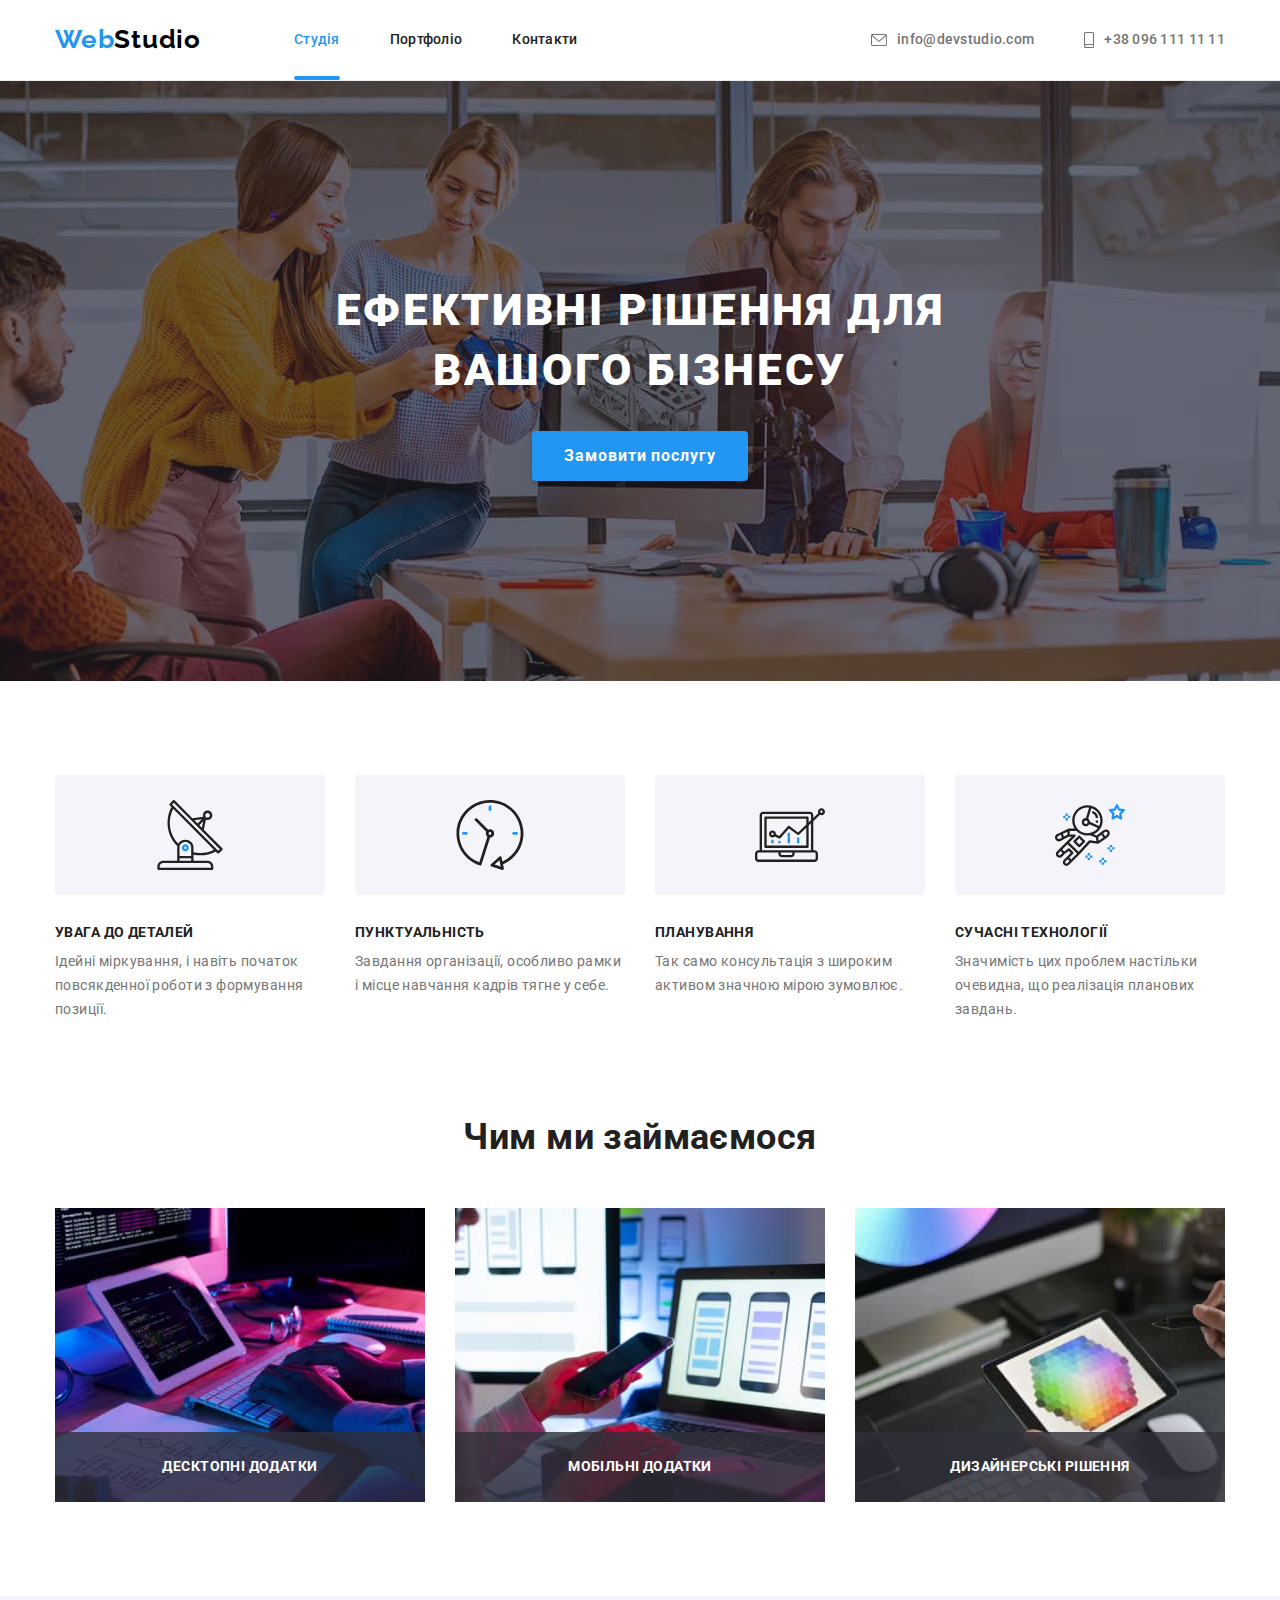
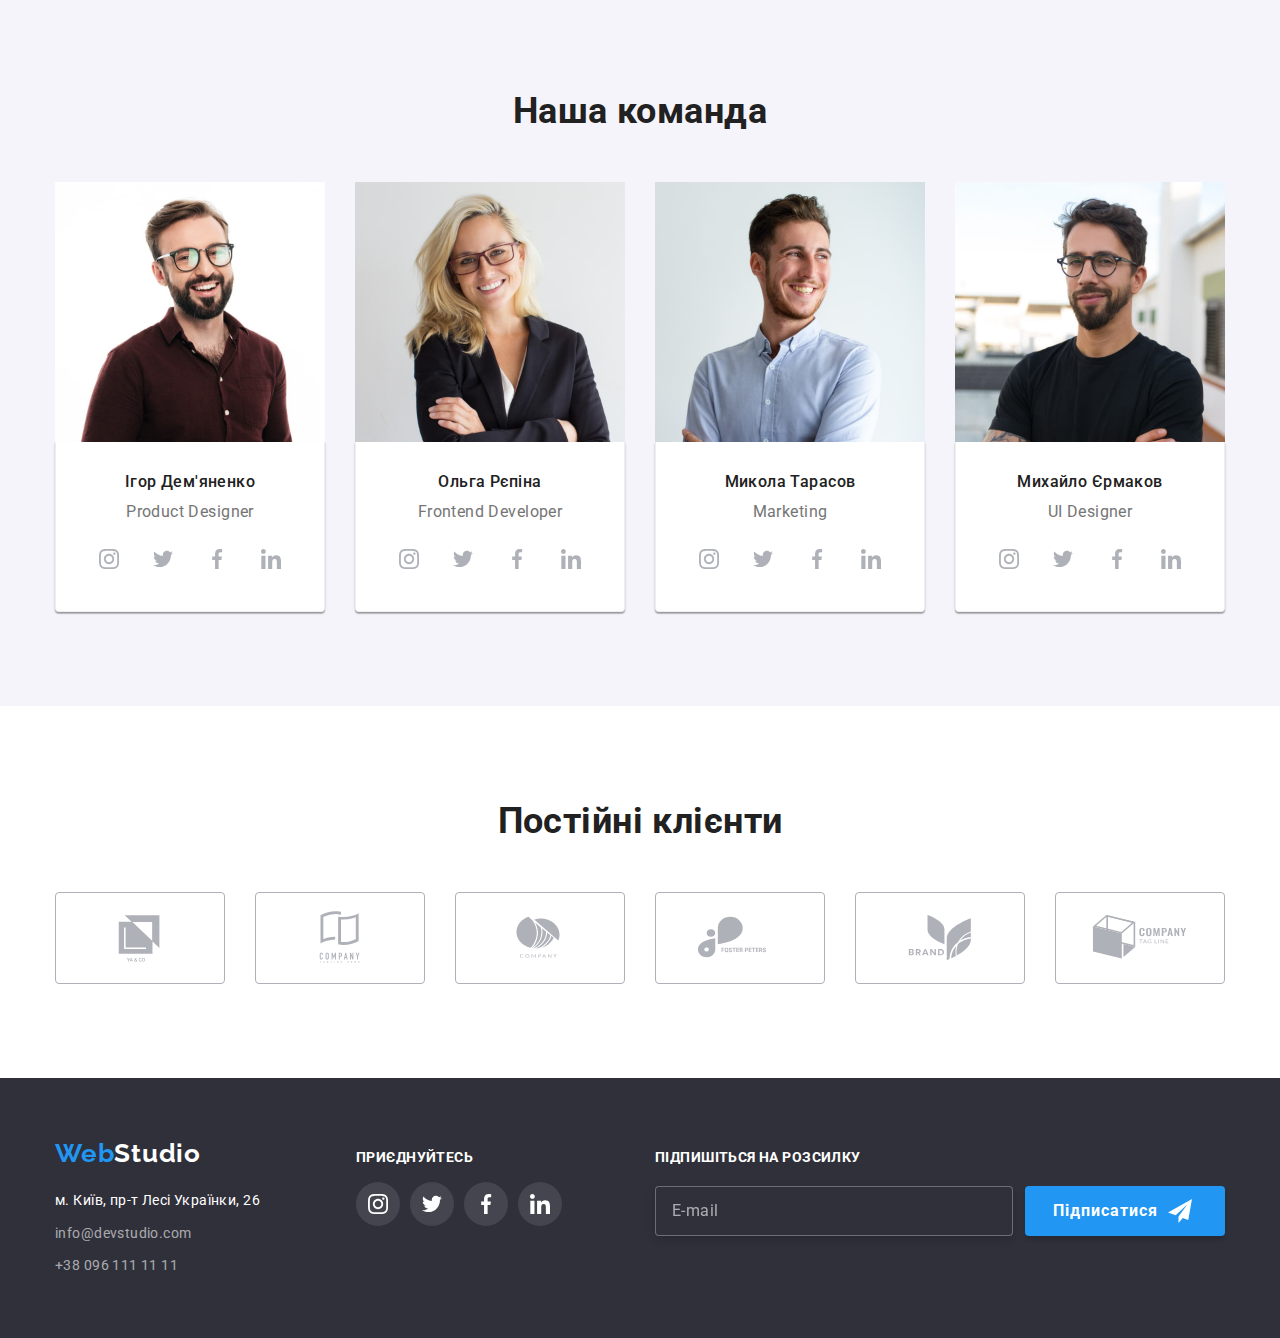
<file: index.html>
<!DOCTYPE html>
<html lang="uk">
  <head>
    <meta charset="UTF-8" />
    <meta http-equiv="X-UA-Compatible" content="IE=edge" />
    <meta name="viewport" content="width=device-width, initial-scale=1.0" />
    <title>Студія</title>
    <link rel="preconnect" href="https://fonts.googleapis.com" />
    <link rel="preconnect" href="https://fonts.gstatic.com" crossorigin />
    <link
      href="https://fonts.googleapis.com/css2?family=Raleway:wght@700&family=Roboto:wght@400;500;700;900&display=swap"
      rel="stylesheet"
    />
    <link
      rel="stylesheet"
      href="https://cdn.jsdelivr.net/npm/modern-normalize@1.1.0/modern-normalize.min.css"
    />
    <link rel="stylesheet" href="./css/styles.css" />
  </head>
  <body>
    <header>
      <div class="container header-container">
        <nav class="navigation-page">
          <a class="logo-navigation" href="./index.html"
            ><span>Web</span>Studio</a
          >
          <ul class="menu-container menu-gap">
            <li class="menu-item">
              <a class="menu-link current" href="./index.html">Студія</a>
            </li>
            <li class="menu-item">
              <a class="menu-link" href="./portfolio.html">Портфоліо</a>
            </li>
            <li class="menu-item">
              <a class="menu-link" href="#">Контакти</a>
            </li>
          </ul>
        </nav>
        <ul class="list menu-gap">
          <li class="list-menu-contacts">
            <a
              aria-label="посилання надіслати листа"
              class="menu-contacts-navigation"
              href="mailto:info@devstudio.com"
              ><svg
                class="menu-contacts-navigation-icon"
                width="16"
                height="12"
              >
                <use href="./images/icons.svg#icon-mail_sign"></use></svg
              >info@devstudio.com</a
            >
          </li>
          <li class="list-menu-contacts">
            <a
              aria-label="посилання зателефонувати"
              class="menu-contacts-navigation"
              href="tel:+380961111111"
              ><svg
                class="menu-contacts-navigation-icon"
                width="10"
                height="16"
              >
                <use href="./images/icons.svg#icon-mob_sign"></use></svg
              >+38 096 111 11 11</a
            >
          </li>
        </ul>
      </div>
    </header>
    <main>
      <section class="top-main-index-bg">
        <div class="container">
          <h1 class="top-main-index-title main_title">
            Ефективні рішення для вашого бізнесу
          </h1>
          <button
            class="top-main-index-button button"
            type="button"
            data-modal-open
          >
            Замовити послугу
          </button>
        </div>
      </section>
      <section class="section">
        <div class="container">
          <h2 class="topic visually-hidden title">Наші переваги</h2>
          <ul class="our-virtues-list">
            <li class="list-item our-virtues-conteiner">
              <div class="virtues-icon-box">
                <svg class="icon-virtues">
                  <use href="./images/icons.svg#icon-antenna"></use>
                </svg>
              </div>
              <h3 class="our-virtues-title">УВАГА ДО ДЕТАЛЕЙ</h3>
              <p class="our-virtues-desc">
                Ідейні міркування, і навіть початок повсякденної роботи з
                формування позиції.
              </p>
            </li>
            <li class="list-item our-virtues-conteiner">
              <div class="virtues-icon-box">
                <svg class="icon-virtues">
                  <use href="./images/icons.svg#icon-clock"></use>
                </svg>
              </div>
              <h3 class="our-virtues-title">ПУНКТУАЛЬНІСТЬ</h3>
              <p class="our-virtues-desc">
                Завдання організації, особливо рамки і місце навчання кадрів
                тягне у себе.
              </p>
            </li>
            <li class="list-item our-virtues-conteiner">
              <div class="virtues-icon-box">
                <svg class="icon-virtues">
                  <use href="./images/icons.svg#icon-diagram"></use>
                </svg>
              </div>
              <h3 class="our-virtues-title">ПЛАНУВАННЯ</h3>
              <p class="our-virtues-desc">
                Так само консультація з широким активом значною мірою зумовлює.
              </p>
            </li>
            <li class="list-item our-virtues-conteiner">
              <div class="virtues-icon-box">
                <svg class="icon-virtues">
                  <use href="./images/icons.svg#icon-astronaut"></use>
                </svg>
              </div>
              <h3 class="our-virtues-title">СУЧАСНІ ТЕХНОЛОГІЇ</h3>
              <p class="our-virtues-desc">
                Значимість цих проблем настільки очевидна, що реалізація
                планових завдань.
              </p>
            </li>
          </ul>
        </div>
      </section>
      <section class="section examples-frame">
        <div class="container">
          <h2 class="topic title">Чим ми займаємося</h2>
          <ul class="examples_work">
            <li class="list-item label-box">
              <div>
                <img
                  src="./images/make_process_1.jpg"
                  alt="людина над створенням процессу"
                  width="370"
                />
                <p class="label">Десктопні додатки</p>
              </div>
            </li>
            <li class="list-item label-box">
              <div>
                <img
                  src="./images/make_phone_form_2.jpg"
                  alt="співробітник створюе екранні форми для телефонів"
                  width="370"
                />
                <p class="label">Мобільні додатки</p>
              </div>
            </li>
            <li class="list-item label-box">
              <div>
                <img
                  src="./images/choose_color_3.jpg"
                  alt="співробітник вибирає колір з палітри"
                  width="370"
                />
                <p class="label">Дизайнерські рішення</p>
              </div>
            </li>
          </ul>
        </div>
      </section>
      <section class="our-team-section section">
        <div class="container">
          <h2 class="topic title">Наша команда</h2>
          <ul class="our-team-list">
            <li class="list-item">
              <img
                src="./images/product_designer_photo.jpg"
                alt="усміхнений чоловік з бородою в окулярах"
                width="270"
              />
              <div class="frame-specialists_name frame">
                <h3 class="specialists_name">Ігор Дем'яненко</h3>
                <p class="specialists_profession">Product Designer</p>
                <ul class="social-list">
                  <li class="list-item">
                    <a
                      aria-label="інстаграм посилання"
                      class="social-link"
                      href="#"
                    >
                      <svg width="20" height="20">
                        <use href="./images/icons.svg#icon-instagram"></use>
                      </svg>
                    </a>
                  </li>
                  <li class="list-item">
                    <a
                      aria-label="твітер посилання"
                      class="social-link"
                      href="#"
                    >
                      <svg width="20" height="20">
                        <use href="./images/icons.svg#icon-twitter"></use>
                      </svg>
                    </a>
                  </li>
                  <li class="list-item">
                    <a
                      aria-label="фейсбук посилання"
                      class="social-link"
                      href="#"
                    >
                      <svg width="20" height="20">
                        <use href="./images/icons.svg#icon-facebook"></use>
                      </svg>
                    </a>
                  </li>
                  <li class="list-item">
                    <a
                      aria-label="лінкедін посилання"
                      class="social-link"
                      href="#"
                    >
                      <svg width="20" height="20">
                        <use href="./images/icons.svg#icon-linkedin"></use>
                      </svg>
                    </a>
                  </li>
                </ul>
              </div>
            </li>
            <li class="list-item">
              <img
                src="./images/frontend_developer_photo.jpg"
                alt="усміхнений білява жінка в окулярах"
                width="270"
              />
              <div class="frame-specialists_name frame">
                <h3 class="specialists_name">Ольга Рєпіна</h3>
                <p class="specialists_profession">Frontend Developer</p>
                <ul class="social-list">
                  <li class="list-item">
                    <a
                      aria-label="інстаграм посилання"
                      class="social-link"
                      href="#"
                    >
                      <svg width="20" height="20">
                        <use href="./images/icons.svg#icon-instagram"></use>
                      </svg>
                    </a>
                  </li>
                  <li class="list-item">
                    <a
                      aria-label="твітер посилання"
                      class="social-link"
                      href="#"
                    >
                      <svg width="20" height="20">
                        <use href="./images/icons.svg#icon-twitter"></use>
                      </svg>
                    </a>
                  </li>
                  <li class="list-item">
                    <a
                      aria-label="фейсбук посилання"
                      class="social-link"
                      href="#"
                    >
                      <svg width="20" height="20">
                        <use href="./images/icons.svg#icon-facebook"></use>
                      </svg>
                    </a>
                  </li>
                  <li class="list-item">
                    <a
                      aria-label="лінкедін посилання"
                      class="social-link"
                      href="#"
                    >
                      <svg width="20" height="20">
                        <use href="./images/icons.svg#icon-linkedin"></use>
                      </svg>
                    </a>
                  </li>
                </ul>
              </div>
            </li>
            <li class="list-item">
              <img
                src="./images/marketing_photo.jpg"
                alt="усміхнений чоловік з бородою в білій сорочці"
                width="270"
              />
              <div class="frame-specialists_name frame">
                <h3 class="specialists_name">Микола Тарасов</h3>
                <p class="specialists_profession">Marketing</p>
                <ul class="social-list">
                  <li class="list-item">
                    <a
                      aria-label="інстаграм посилання"
                      class="social-link"
                      href="#"
                    >
                      <svg width="20" height="20">
                        <use href="./images/icons.svg#icon-instagram"></use>
                      </svg>
                    </a>
                  </li>
                  <li class="list-item">
                    <a
                      aria-label="твітер посилання"
                      class="social-link"
                      href="#"
                    >
                      <svg width="20" height="20">
                        <use href="./images/icons.svg#icon-twitter"></use>
                      </svg>
                    </a>
                  </li>
                  <li class="list-item">
                    <a
                      aria-label="фейсбук посилання"
                      class="social-link"
                      href="#"
                    >
                      <svg width="20" height="20">
                        <use href="./images/icons.svg#icon-facebook"></use>
                      </svg>
                    </a>
                  </li>
                  <li class="list-item">
                    <a
                      aria-label="лінкедін посилання"
                      class="social-link"
                      href="#"
                    >
                      <svg width="20" height="20">
                        <use href="./images/icons.svg#icon-linkedin"></use>
                      </svg>
                    </a>
                  </li>
                </ul>
              </div>
            </li>
            <li class="list-item">
              <img
                src="./images/ui_designer_photo.jpg"
                alt="усміхнений чоловік з бородою в чорній футболці"
                width="270"
                class="no-gap"
              />
              <div class="frame-specialists_name frame">
                <h3 class="specialists_name">Михайло Єрмаков</h3>
                <p class="specialists_profession">UI Designer</p>
                <ul class="social-list">
                  <li class="list-item">
                    <a
                      aria-label="інстаграм посилання"
                      class="social-link"
                      href="#"
                    >
                      <svg width="20" height="20">
                        <use href="./images/icons.svg#icon-instagram"></use>
                      </svg>
                    </a>
                  </li>
                  <li class="list-item">
                    <a
                      aria-label="твітер посилання"
                      class="social-link"
                      href="#"
                    >
                      <svg width="20" height="20">
                        <use href="./images/icons.svg#icon-twitter"></use>
                      </svg>
                    </a>
                  </li>
                  <li class="list-item">
                    <a
                      aria-label="фейсбук посилання"
                      class="social-link"
                      href="#"
                    >
                      <svg width="20" height="20">
                        <use href="./images/icons.svg#icon-facebook"></use>
                      </svg>
                    </a>
                  </li>
                  <li class="list-item">
                    <a
                      aria-label="лінкедін посилання"
                      class="social-link"
                      href="#"
                    >
                      <svg width="20" height="20">
                        <use href="./images/icons.svg#icon-linkedin"></use>
                      </svg>
                    </a>
                  </li>
                </ul>
              </div>
            </li>
          </ul>
        </div>
      </section>
      <section class="section">
        <div class="container">
          <h2 class="topic title">Постійні клієнти</h2>
          <ul class="icon-list">
            <li class="list-item">
              <a
                aria-label="посилання на сайт першого клієнта"
                class="client-link"
                href="#"
              >
                <svg width="106" height="60">
                  <use href="./images/icons.svg#icon-Logo1"></use>
                </svg>
              </a>
            </li>
            <li class="list-item">
              <a
                aria-label="посилання на сайт другого клієнта"
                class="client-link"
                href="#"
              >
                <svg width="106" height="60">
                  <use href="./images/icons.svg#icon-Logo2"></use>
                </svg>
              </a>
            </li>
            <li class="list-item">
              <a
                aria-label="посилання на сайт третього клієнта"
                class="client-link"
                href="#"
              >
                <svg width="106" height="60">
                  <use href="./images/icons.svg#icon-Logo3"></use>
                </svg>
              </a>
            </li>
            <li class="list-item">
              <a
                aria-label="посилання на сайт четвертого клієнта"
                class="client-link"
                href="#"
              >
                <svg width="106" height="60">
                  <use href="./images/icons.svg#icon-Logo4"></use>
                </svg>
              </a>
            </li>
            <li class="list-item">
              <a
                aria-label="посилання на сайт п'ятого клієнта"
                class="client-link"
                href="#"
              >
                <svg width="106" height="60">
                  <use href="./images/icons.svg#icon-Logo5"></use>
                </svg>
              </a>
            </li>
            <li class="list-item">
              <a
                aria-label="посилання на сайт шостого клієнта"
                class="client-link"
                href="#"
              >
                <svg width="106" height="60">
                  <use href="./images/icons.svg#icon-Logo6"></use>
                </svg>
              </a>
            </li>
          </ul>
        </div>
      </section>
    </main>
    <footer class="page-footer-bg">
      <div class="footer-box container">
        <div class="footer-conteiner">
          <a class="logo-footer" href=""><span>Web</span>Studio</a>
          <address>
            <ul>
              <li class="list-item footer-gap">
                <a
                  class="location"
                  href="https://goo.gl/maps/CPtrU1FHBa2aNyZL9"
                  target="_blank"
                  rel="noopener noreferrer nofollow"
                  >м. Київ, пр-т Лесі Українки, 26</a
                >
              </li>
              <li class="list-item footer-gap">
                <a class="menu-contacts-footer" href="mailto:info@devstudio.com"
                  >info@devstudio.com</a
                >
              </li>
              <li class="list-item">
                <a class="menu-contacts-footer" href="tel:+380961111111"
                  >+38 096 111 11 11</a
                >
              </li>
            </ul>
          </address>
        </div>
        <div class="footer-invite-block footer-conteiner">
          <p class="footer-invite">приєднуйтесь</p>
          <ul class="social-list">
            <li class="list-item">
              <a
                aria-label="інстаграм посилання"
                class="social-link-footer"
                href="#"
              >
                <svg width="20" height="20" class="social-icon-footer">
                  <use href="./images/icons.svg#icon-instagram"></use>
                </svg>
              </a>
            </li>
            <li class="list-item">
              <a
                aria-label="твітер посилання"
                class="social-link-footer"
                href="#"
              >
                <svg width="20" height="20" class="social-icon-footer">
                  <use href="./images/icons.svg#icon-twitter"></use>
                </svg>
              </a>
            </li>
            <li class="list-item">
              <a
                aria-label="фейсбук посилання"
                class="social-link-footer"
                href="#"
              >
                <svg width="20" height="20" class="social-icon-footer">
                  <use href="./images/icons.svg#icon-facebook"></use>
                </svg>
              </a>
            </li>
            <li class="list-item">
              <a
                aria-label="лінкедін посилання"
                class="social-link-footer"
                href="#"
              >
                <svg width="20" height="20" class="social-icon-footer">
                  <use href="./images/icons.svg#icon-linkedin"></use>
                </svg>
              </a>
            </li>
          </ul>
        </div>
        <form>
          <p class="footer-form-title">Підпишіться на розсилку</p>
          <div class="footer-mailing-form">
            <label class="footer-form-field">
              <input
                class="footer-form-field-inpt"
                type="email"
                name="mailing_agree"
                placeholder="E-mail"
                pattern="[a-zA-Z0-9]@[a-zA-Z].[a-zA-Z]"
              />
            </label>
            <button class="footer-form-field-btn" type="submit">
              Підписатися
              <svg class="footer-form-field-btn-icon" width="24" height="24">
                <use href="./images/icons.svg#icon-icon-send"></use>
              </svg>
            </button>
          </div>
        </form>
      </div>
    </footer>

    <div class="backdrop is-hidden" data-modal>
      <div class="modal">
        <button class="modal-window-close-btn" type="button" data-modal-close>
          <svg class="modal-close-sign" width="18" height="18">
            <use href="./images/icons.svg#icon-close-sign"></use>
          </svg>
        </button>
        <form class="modal-form">
          <p class="modal-form-title">Залиште свої дані, ми вам передзвонимо</p>
          <label class="modal-form-field">
            <span class="modal-form-field-name">Ім'я</span>
            <span class="modal-form-field-conteiner">
              <input
                class="modal-form-input"
                type="text"
                name="client_name"
                required
                pattern="[a-zA-Zа-яА-ЯіІїЇ]+"
              />
              <svg class="modal-form-icon" width="18" height="18">
                <use href="./images/icons.svg#icon-sign-name"></use>
              </svg>
            </span>
          </label>
          <label class="modal-form-field">
            <span class="modal-form-field-name">Телефон</span>
            <span class="modal-form-field-conteiner">
              <input
                class="modal-form-input"
                type="tel"
                name="client_pfone_number"
                required
                pattern="[0-9]{3}-[0-9]{3}-[0-9]{2}-[0-9]{2}"
                title="xxx-xxx-xx-xx"
              />
              <svg class="modal-form-icon" width="18" height="18">
                <use href="./images/icons.svg#icon-sign-phone"></use>
              </svg>
            </span>
          </label>
          <label class="modal-form-field">
            <span class="modal-form-field-name">Пошта</span>
            <span class="modal-form-field-conteiner">
              <input
                class="modal-form-input"
                type="email"
                name="client_email"
                required
                pattern="[a-zA-Z0-9]@[a-zA-Z].[a-zA-Z]"
              />
              <svg class="modal-form-icon" width="18" height="18">
                <use href="./images/icons.svg#icon-sign-mail"></use>
              </svg>
            </span>
          </label>
          <label class="modal-form-field-message">
            <span class="modal-form-field-name">Коментар</span>
            <textarea
              class="modal-field-message"
              name="client_comment"
              placeholder="Введіть текст"
            ></textarea>
          </label>
          <label class="modal-form-check-field">
            <input
              class="modal-form-check"
              type="checkbox"
              name="client_accept"
              required
            />
            <svg class="modal-check-box-sign" width="11" height="8">
              <use
                class="modal-form-check-content"
                href="./images/icons.svg#icon-icon-galka"
              ></use>
            </svg>
            Погоджуюся з розсилкою та приймаю&nbsp;
            <a class="modal-form-contract-link" href="#">Умови договору</a>
          </label>
          <button class="modal-window-submit-btn" type="submit">
            Відправити
          </button>
        </form>
      </div>
    </div>
    <script src="./js/modal.js"></script>
  </body>
</html>
</file>
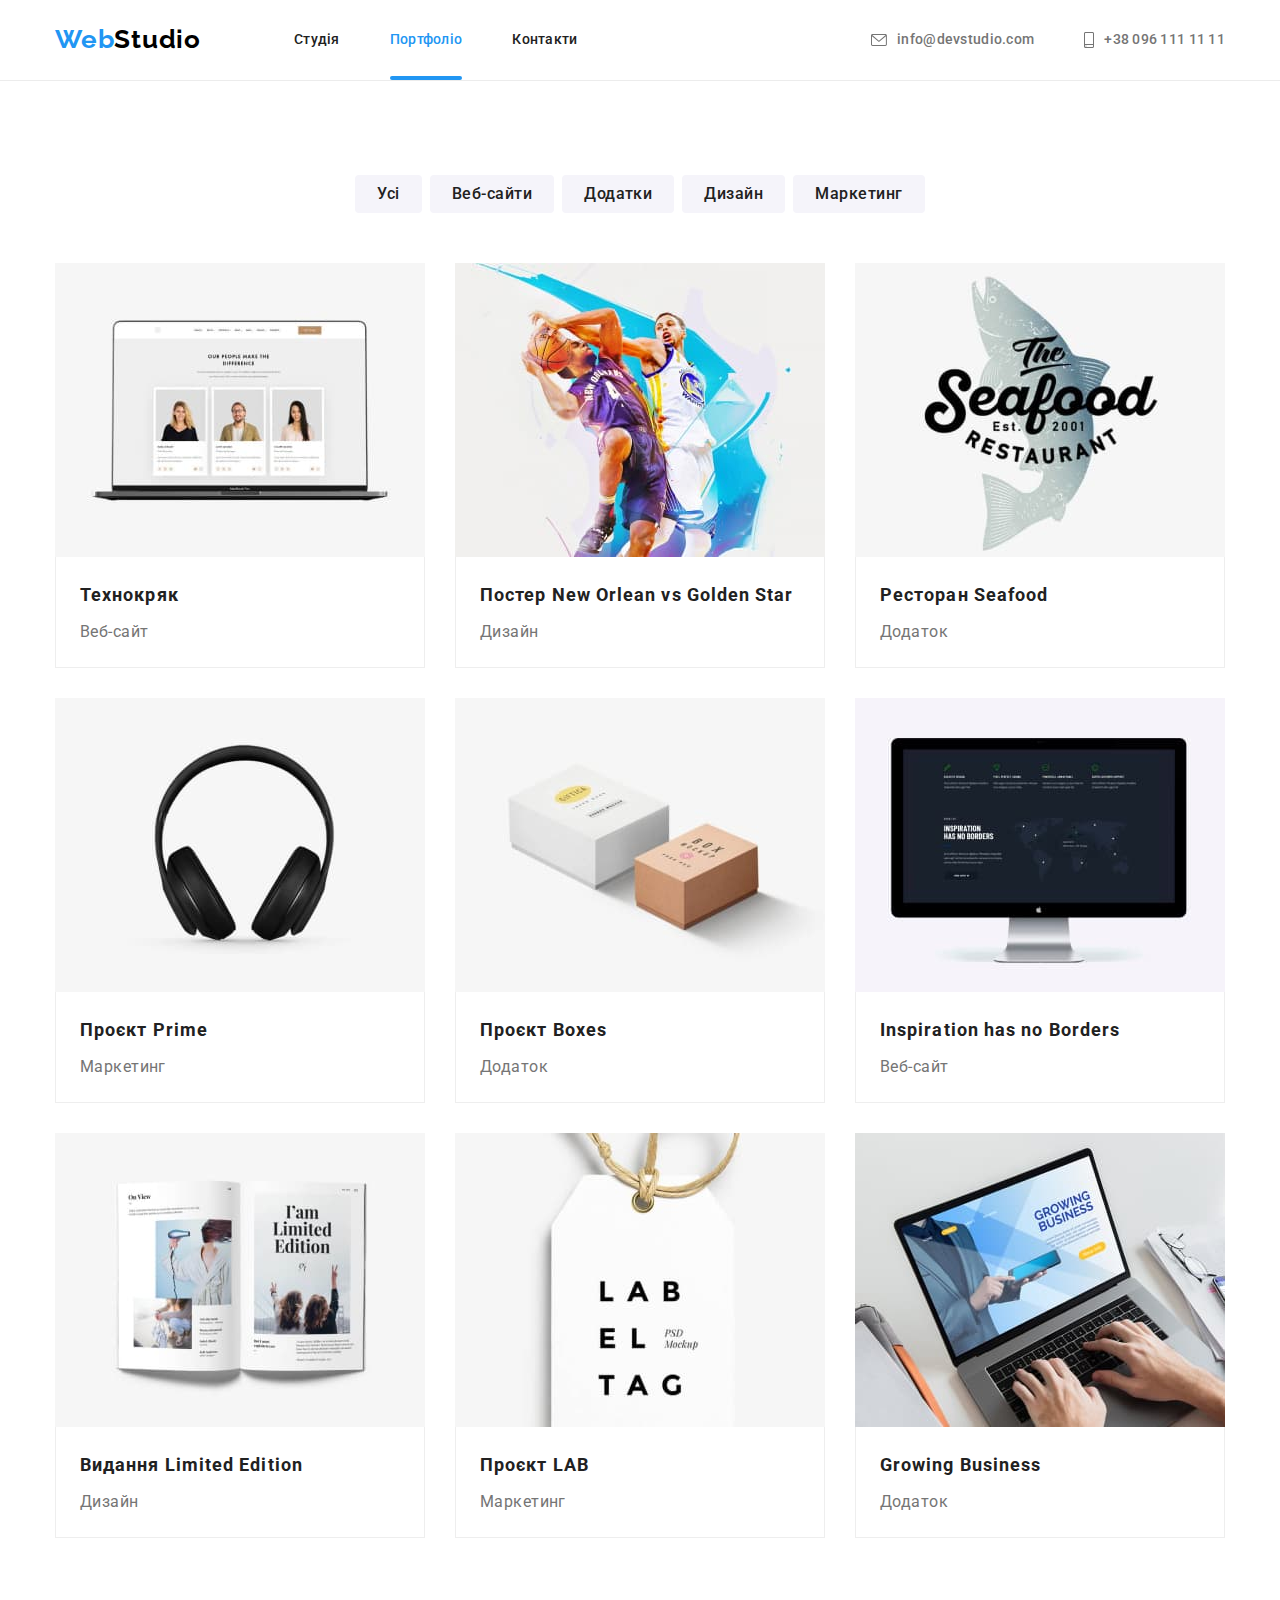
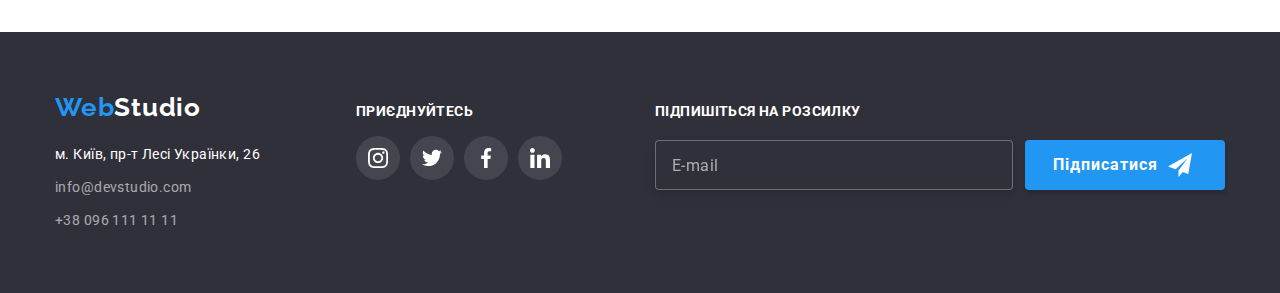
<file: portfolio.html>
<!DOCTYPE html>
<html lang="uk">
  <head>
    <meta charset="UTF-8" />
    <meta http-equiv="X-UA-Compatible" content="IE=edge" />
    <meta name="viewport" content="width=device-width, initial-scale=1.0" />
    <title>Портфоліо</title>
    <link rel="preconnect" href="https://fonts.googleapis.com" />
    <link rel="preconnect" href="https://fonts.gstatic.com" crossorigin />
    <link
      href="https://fonts.googleapis.com/css2?family=Raleway:wght@700&family=Roboto:wght@400;500;700;900&display=swap"
      rel="stylesheet"
    />
    <link
      rel="stylesheet"
      href="https://cdn.jsdelivr.net/npm/modern-normalize@1.1.0/modern-normalize.min.css"
    />
    <link rel="stylesheet" href="./css/styles.css" />
  </head>
  <body>
    <header>
      <div class="container header-container">
        <nav class="page-navigation navigation-page">
          <a class="logo-navigation" href="./index.html"
            ><span>Web</span>Studio</a
          >
          <ul class="menu-container menu-gap">
            <li class="menu-item">
              <a class="menu-link" href="./index.html">Студія</a>
            </li>
            <li class="menu-item">
              <a class="menu-link current" href="./portfolio.html">Портфоліо</a>
            </li>
            <li class="menu-item">
              <a class="menu-link" href="#">Контакти</a>
            </li>
          </ul>
        </nav>
        <ul class="list menu-gap">
          <li class="list-menu-contacts">
            <a
              aria-label="посилання надіслати листа"
              class="menu-contacts-navigation"
              href="mailto:info@devstudio.com"
              ><svg
                class="menu-contacts-navigation-icon"
                width="16"
                height="12"
              >
                <use href="./images/icons.svg#icon-mail_sign"></use></svg
              >info@devstudio.com</a
            >
          </li>
          <li class="list-menu-contacts">
            <a
              aria-label="посилання зателефонувати"
              class="menu-contacts-navigation"
              href="tel:+380961111111"
              ><svg
                class="menu-contacts-navigation-icon"
                width="10"
                height="16"
              >
                <use href="./images/icons.svg#icon-mob_sign"></use></svg
              >+38 096 111 11 11</a
            >
          </li>
        </ul>
      </div>
    </header>
    <main>
      <section class="portfolio-page section">
        <div class="container">
          <h1 class="visually-hidden">Проекти</h1>
          <ul class="portfolio-btn-list">
            <li class="list-item">
              <button class="button-text button" type="button">Усі</button>
            </li>
            <li class="list-item">
              <button class="button-text button" type="button">
                Веб-сайти
              </button>
            </li>
            <li class="list-item">
              <button class="button-text button" type="button">Додатки</button>
            </li>
            <li class="list-item">
              <button class="button-text button" type="button">Дизайн</button>
            </li>
            <li class="list-item">
              <button class="button-text button" type="button">
                Маркетинг
              </button>
            </li>
          </ul>
          <ul class="portfolio-list-projects">
            <li class="list-item portfolio-list-projects-container">
              <a class="portfolio-card-link" href="#">
                <div class="portfolio-wrapper">
                  <img
                    src="./images/portfolio_web-site-teknokryak_picture1.jpg"
                    alt="сторінка веб-сайту технокряк"
                    width="370"
                    class="portfolio-img"
                  />
                  <p class="overlay">
                    Ресурс пропонує комплексні пропозиції з різним рівнем
                    функціоналу та сервісів. Все це дозволить відвідувачу
                    отримати вичерпні відомості про компанію чи приватну особу.
                  </p>
                </div>
                <div class="frame-project-portfolio frame">
                  <h2 class="text-project-portfolio">Технокряк</h2>
                  <p class="kind-project-portfolio">Веб-сайт</p>
                </div>
              </a>
            </li>
            <li class="list-item portfolio-list-projects-container">
              <a class="portfolio-card-link" href="#">
                <div class="portfolio-wrapper">
                  <img
                    src="./images/portfolio_poster_picture2.jpg"
                    alt="постер баскетбольної гри"
                    width="370"
                  />
                  <p class="overlay">
                    Ресурс пропонує комплексні пропозиції з різним рівнем
                    функціоналу та сервісів. Все це дозволить відвідувачу
                    отримати вичерпні відомості про компанію чи приватну особу.
                  </p>
                </div>
                <div class="frame-project-portfolio frame">
                  <h2 class="text-project-portfolio">
                    Постер New Orlean vs Golden Star
                  </h2>
                  <p class="kind-project-portfolio">Дизайн</p>
                </div>
              </a>
            </li>
            <li class="list-item portfolio-list-projects-container">
              <a class="portfolio-card-link" href="#">
                <div class="portfolio-wrapper">
                  <img
                    src="./images/portfolio_app-seafood_picture3.jpg"
                    alt="додаток ресторану морепродуктів"
                    width="370"
                  />
                  <p class="overlay">
                    Ресурс пропонує комплексні пропозиції з різним рівнем
                    функціоналу та сервісів. Все це дозволить відвідувачу
                    отримати вичерпні відомості про компанію чи приватну особу.
                  </p>
                </div>
                <div class="frame-project-portfolio frame">
                  <h2 class="text-project-portfolio">Ресторан Seafood</h2>
                  <p class="kind-project-portfolio">Додаток</p>
                </div>
              </a>
            </li>
            <li class="list-item portfolio-list-projects-container">
              <a class="portfolio-card-link" href="#">
                <div class="portfolio-wrapper">
                  <img
                    src="./images/portfolio_project-prime_picture4.jpg"
                    alt="маркетинг проекту прайм"
                    width="370"
                  />
                  <p class="overlay">
                    Ресурс пропонує комплексні пропозиції з різним рівнем
                    функціоналу та сервісів. Все це дозволить відвідувачу
                    отримати вичерпні відомості про компанію чи приватну особу.
                  </p>
                </div>
                <div class="frame-project-portfolio frame">
                  <h2 class="text-project-portfolio">Проєкт Prime</h2>
                  <p class="kind-project-portfolio">Маркетинг</p>
                </div>
              </a>
            </li>
            <li class="list-item portfolio-list-projects-container">
              <a class="portfolio-card-link" href="#">
                <div class="portfolio-wrapper">
                  <img
                    src="./images/portfolio_app-boxes_picture5.jpg"
                    alt="сторінка проекту коробки"
                    width="370"
                  />
                  <p class="overlay">
                    Ресурс пропонує комплексні пропозиції з різним рівнем
                    функціоналу та сервісів. Все це дозволить відвідувачу
                    отримати вичерпні відомості про компанію чи приватну особу.
                  </p>
                </div>
                <div class="frame-project-portfolio frame">
                  <h2 class="text-project-portfolio">Проєкт Boxes</h2>
                  <p class="kind-project-portfolio">Додаток</p>
                </div>
              </a>
            </li>
            <li class="list-item portfolio-list-projects-container">
              <a class="portfolio-card-link" href="#">
                <div class="portfolio-wrapper">
                  <img
                    src="./images/portfolio_web-site-inspiration-has-no-borders_picture6.jpg"
                    alt="сторінка сайту натхнення без меж"
                    width="370"
                  />
                  <p class="overlay">
                    Ресурс пропонує комплексні пропозиції з різним рівнем
                    функціоналу та сервісів. Все це дозволить відвідувачу
                    отримати вичерпні відомості про компанію чи приватну особу.
                  </p>
                </div>
                <div class="frame-project-portfolio frame">
                  <h2 class="text-project-portfolio">
                    Inspiration has no Borders
                  </h2>
                  <p class="kind-project-portfolio">Веб-сайт</p>
                </div>
              </a>
            </li>
            <li class="list-item portfolio-list-projects-container">
              <a class="portfolio-card-link" href="#">
                <div class="portfolio-wrapper">
                  <img
                    src="./images/portfolio_design-limited-edition_picture7.jpg"
                    alt="дизайн лімітованного видання"
                    width="370"
                  />
                  <p class="overlay">
                    Ресурс пропонує комплексні пропозиції з різним рівнем
                    функціоналу та сервісів. Все це дозволить відвідувачу
                    отримати вичерпні відомості про компанію чи приватну особу.
                  </p>
                </div>
                <div class="frame-project-portfolio frame">
                  <h2 class="text-project-portfolio">
                    Видання Limited Edition
                  </h2>
                  <p class="kind-project-portfolio">Дизайн</p>
                </div>
              </a>
            </li>
            <li class="list-item portfolio-list-projects-container">
              <a class="portfolio-card-link" href="#">
                <div class="portfolio-wrapper">
                  <img
                    src="./images/portfolio_project-lab_picture8.jpg"
                    alt="маркетингова сторынка проекту лаб"
                    width="370"
                  />
                  <p class="overlay">
                    Ресурс пропонує комплексні пропозиції з різним рівнем
                    функціоналу та сервісів. Все це дозволить відвідувачу
                    отримати вичерпні відомості про компанію чи приватну особу.
                  </p>
                </div>
                <div class="frame-project-portfolio frame">
                  <h2 class="text-project-portfolio">Проєкт LAB</h2>
                  <p class="kind-project-portfolio">Маркетинг</p>
                </div>
              </a>
            </li>
            <li class="list-item portfolio-list-projects-container">
              <a class="portfolio-card-link" href="#">
                <div class="portfolio-wrapper">
                  <img
                    src="./images/portfolio_app-growing-business_picture9.jpg"
                    alt="додаток по розвитку бізнесу"
                    width="370"
                  />
                  <p class="overlay">
                    Ресурс пропонує комплексні пропозиції з різним рівнем
                    функціоналу та сервісів. Все це дозволить відвідувачу
                    отримати вичерпні відомості про компанію чи приватну особу.
                  </p>
                </div>
                <div class="frame-project-portfolio frame">
                  <h2 class="text-project-portfolio">Growing Business</h2>
                  <p class="kind-project-portfolio">Додаток</p>
                </div>
              </a>
            </li>
          </ul>
        </div>
      </section>
    </main>
    <footer class="page-footer-bg">
      <div class="footer-box container">
        <div class="footer-conteiner">
          <a class="logo-footer" href=""><span>Web</span>Studio</a>
          <address>
            <ul>
              <li class="list-item footer-gap">
                <a
                  class="location"
                  href="https://goo.gl/maps/CPtrU1FHBa2aNyZL9"
                  target="_blank"
                  rel="noopener noreferrer nofollow"
                  >м. Київ, пр-т Лесі Українки, 26</a
                >
              </li>
              <li class="list-item footer-gap">
                <a class="menu-contacts-footer" href="mailto:info@devstudio.com"
                  >info@devstudio.com</a
                >
              </li>
              <li class="list-item">
                <a class="menu-contacts-footer" href="tel:+380961111111"
                  >+38 096 111 11 11</a
                >
              </li>
            </ul>
          </address>
        </div>
        <div class="footer-invite-block footer-conteiner">
          <h2 class="footer-invite">приєднуйтесь</h2>
          <ul class="social-list">
            <li class="list-item">
              <a
                aria-label="інстаграм посилання"
                class="social-link-footer"
                href="#"
              >
                <svg width="20" height="20" class="social-icon-footer">
                  <use href="./images/icons.svg#icon-instagram"></use>
                </svg>
              </a>
            </li>
            <li class="list-item">
              <a
                aria-label="твітер посилання"
                class="social-link-footer"
                href="#"
              >
                <svg width="20" height="20" class="social-icon-footer">
                  <use href="./images/icons.svg#icon-twitter"></use>
                </svg>
              </a>
            </li>
            <li class="list-item">
              <a
                aria-label="фейсбук посилання"
                class="social-link-footer"
                href="#"
              >
                <svg width="20" height="20" class="social-icon-footer">
                  <use href="./images/icons.svg#icon-facebook"></use>
                </svg>
              </a>
            </li>
            <li class="list-item">
              <a
                aria-label="лінкедін посилання"
                class="social-link-footer"
                href="#"
              >
                <svg width="20" height="20" class="social-icon-footer">
                  <use href="./images/icons.svg#icon-linkedin"></use>
                </svg>
              </a>
            </li>
          </ul>
        </div>
        <form>
          <p class="footer-form-title">Підпишіться на розсилку</p>
          <div class="footer-mailing-form">
            <label class="footer-form-field">
              <input
                class="footer-form-field-inpt"
                type="email"
                name="mailing_agree"
                placeholder="E-mail"
                pattern="[a-zA-Z0-9]@[a-zA-Z].[a-zA-Z]"
              />
            </label>
            <button class="footer-form-field-btn" type="submit">
              Підписатися
              <svg class="footer-form-field-btn-icon" width="24" height="24">
                <use href="./images/icons.svg#icon-icon-send"></use>
              </svg>
            </button>
          </div>
        </form>
      </div>
    </footer>
  </body>
</html>
</file>
<file: css/styles.css>
/* ========GENERAL========== */

:root {
  --accent-color: #2196f3;
  --bg-color1: #ffffff;
  --hero-bg-color: #c4c4c4;
  --main-text-color: #212121;
  --secondary-bg-color: #2f303a;
  --third-bg-color: #f5f4fa;
  --gradient-color: rgba(47, 48, 58, 0.4);
  --paragraf-text-color: #757575;
  --button-hover-focus-color: #188ce8;
  --logo-navigation-text-color: #000000;
  --menu-contacts-footer-color: rgba(255, 255, 255, 0.6);
  --line-in-header-color: #ececec;
  --icon-color: #afb1b8;
  --social-link_footer-background-color: rgba(255, 255, 255, 0.1);
  --button-text-shadow-primary-color: rgba(0, 0, 0, 0.1);
  --button-text-shadow-secondary-color: rgba(0, 0, 0, 0.08);
  --button-text-shadow-third-color: rgba(0, 0, 0, 0.12);
  --button-text-shadow-fourth-color: rgba(0, 0, 0, 0.15);
  --shadow-primary-color: rgba(0, 0, 0, 0.14);
  --shadow-secondary-color: rgba(0, 0, 0, 0.2);
  --shadow-third-color: rgba(0, 0, 0, 0.16);
  --shadow-fourth-color: rgba(0, 0, 0, 0.06);
  --border-color: #eeeeee;
  --primary-font: "Roboto", sans-serif;
  --secondary-font: "Raleway", sans-serif;
  --secondary-font-size: 16px;
  --primary-font-size: 14px;
  --third-font-size: 26px;
  --primary-font-weight: 700;
  --secondary-font-weight: 500;
  --third-font-weight: 400;
  --primary-line-height: 1.14;
  --secondary-line-height: 1.19;
  --primary-letter-spacing: 0.03em;
  --secondary-letter-spacing: 0.02em;
  --primary-text-align: center;
  --primary-timing-function: cubic-bezier(0.4, 0, 0.2, 1);
}

header {
  background-color: var(--bg-color1);
  border-bottom: 1px solid var(--line-in-header-color);
}

body {
  font-family: var(--primary-font);
  font-size: var(--primary-font-size);
  letter-spacing: var(--primary-letter-spacing);
  color: var(--main-text-color);
  background-color: var(--bg-color1);
}

img {
  display: block;
  max-width: 100%;
  height: auto;
}

a {
  text-decoration: none;
}

h1,
h2,
h3,
p,
ul {
  margin: 0;
}

ul {
  padding-left: 0;
}

.section {
  padding: 94px 0;
}

.container {
  width: 1200px;
  margin: 0 auto;
  padding-left: 15px;
  padding-right: 15px;
}

.button {
  font-size: var(--secondary-font-size);
  cursor: pointer;
  border: none;
}

span {
  color: var(--accent-color);
}

address {
  font-style: normal;
  font-size: var(--primary-font-size);
  line-height: 1.71;
  letter-spacing: var(--primary-letter-spacing);
  margin-top: 20px;
  margin-right: 70px;
  width: 231px;
}

.menu-link.current {
  color: var(--accent-color);
  position: relative;
}

.current::after {
  position: absolute;
  bottom: -1px;
  left: 0;
  content: "";
  display: block;
  background-color: var(--accent-color);
  width: 100%;
  height: 4px;
  border-radius: 2px;
}

.menu-link:hover,
.menu-link:focus,
.menu-contacts-navigation:hover,
.menu-contacts-navigation:focus,
.menu-contacts-footer:hover,
.menu-contacts-footer:focus,
.location:hover,
.location:focus {
  color: var(--accent-color);
  transition: color 250ms var(--primary-timing-function);
}

.list {
  display: flex;
}

.list-item,
.list-menu-contacts,
.menu-item {
  list-style: none;
}

.menu-link {
  list-style: none;
  font-weight: var(--secondary-font-weight);
  line-height: var(--primary-line-height);
  letter-spacing: var(--secondary-letter-spacing);
  color: var(--main-text-color);
  padding-top: 32px;
  padding-bottom: 32px;
  transition: color 250ms var(--primary-timing-function);
}

.portfolio-btn-list {
  display: flex;
  flex-direction: row;
  justify-content: center;
  margin-bottom: 50px;
  column-gap: 8px;
}

.visually-hidden {
  position: absolute;
  white-space: nowrap;
  width: 1px;
  height: 1px;
  overflow: hidden;
  border: 0;
  padding: 0;
  clip: rect(0 0 0 0);
  clip-path: inset(50%);
  margin: -1px;
}

.title {
  margin-bottom: 50px;
}

/* ===========HEADER======= */
.header-container {
  display: flex;
  flex: content;
  align-items: center;
}

.navigation-page,
.menu-container {
  display: flex;
  align-items: center;
}

.menu-gap {
  column-gap: 50px;
  margin-left: auto;
}

.logo-navigation {
  text-decoration: none;
  font-family: var(--secondary-font);
  font-weight: var(--primary-font-weight);
  font-size: var(--third-font-size);
  line-height: var(--secondary-line-height);
  letter-spacing: var(--primary-letter-spacing);
  color: var(--logo-navigation-text-color);
  margin-right: 93px;
  padding-top: 24px;
  padding-bottom: 25px;
}

.menu-contacts-navigation {
  font-weight: var(--secondary-font-weight);
  line-height: var(--primary-line-height);
  letter-spacing: var(--secondary-letter-spacing);
  color: var(--paragraf-text-color);
  fill: currentColor;
  display: flex;
  align-items: center;
  transition: color 250ms var(--primary-timing-function);
}

.menu-contacts-navigation-icon {
  margin-right: 10px;
}

.main_title {
  margin-bottom: 30px;
}

/* ============FOOTER====== */

.logo-footer {
  text-decoration: none;
  font-family: var(--secondary-font);
  font-weight: var(--primary-font-weight);
  font-size: var(--third-font-size);
  line-height: var(--secondary-line-height);
  letter-spacing: var(--primary-letter-spacing);
  color: var(--bg-color1);
}

.location {
  color: var(--bg-color1);
  transition: color 250ms var(--primary-timing-function);
}

.menu-contacts-footer {
  color: var(--menu-contacts-footer-color);
  transition: color 250ms var(--primary-timing-function);
}

.footer-gap {
  margin-bottom: 9px;
}

.footer-invite-block {
  display: block;
  align-content: center;
  margin-right: auto;
}

.footer-invite {
  font-style: normal;
  font-weight: var(--primary-font-weight);
  font-size: var(--primary-font-size);
  line-height: var(--primary-line-height);
  text-transform: uppercase;
  color: var(--bg-color1);
}

.social-link-footer {
  display: flex;
  align-items: center;
  justify-content: center;
  width: 44px;
  height: 44px;
  border-radius: 50%;
  background-color: var(--social-link_footer-background-color);
  transition: background-color 250ms var(--primary-timing-function),
    fill 250ms var(--primary-timing-function);
}

.social-link-footer:hover,
.social-link-footer:focus {
  background-color: var(--accent-color);
  fill: var(--bg-color1);
  transition: color 250ms var(--primary-timing-function);
}

.social-icon-footer {
  fill: var(--bg-color1);
}

.footer-box {
  display: flex;
  align-items: baseline;
}

.footer-mailing-form {
  display: flex;
  align-items: center;
}

.footer-form-title {
  font-family: var(--primary-font);
  font-style: normal;
  font-weight: var(--primary-font-weight);
  line-height: var(--primary-line-height);
  letter-spacing: var(--primary-letter-spacing);
  text-transform: uppercase;
  color: var(--bg-color1);
  margin-bottom: 20px;
}

.footer-form-field-inpt {
  width: 358px;
  height: 50px;
  border: 1px solid rgba(255, 255, 255, 0.3);
  filter: drop-shadow(0px 4px 4px rgba(0, 0, 0, 0.15));
  border-radius: 4px;
  background-color: #2f303a;
  margin-right: 12px;
  padding-left: 16px;
  font-family: "Roboto";
  font-style: normal;
  font-weight: var(--third-font-weight);
  font-size: var(--secondary-font-size);
  line-height: 1.25;
  display: flex;
  align-items: center;
  letter-spacing: var(--primary-letter-spacing);
  color: var(--bg-color1);
}

.footer-form-field-inpt::placeholder {
  font-family: var(--primary-font);
  font-style: normal;
  font-weight: var(--third-font-weight);
  font-size: var(--secondary-font-size);
  line-height: 1.25;
  display: flex;
  align-items: center;
  letter-spacing: var(--primary-letter-spacing);
  color: rgba(255, 255, 255, 0.6);
}

.footer-form-field-btn {
  width: 200px;
  height: 50px;
  padding: 10px 28px;
  background-color: var(--accent-color);
  box-shadow: 0px 4px 4px rgba(0, 0, 0, 0.15);
  border-radius: 4px;
  border: none;
  font-family: var(--primary-font);
  font-style: normal;
  font-weight: var(--primary-font-weight);
  font-size: var(--secondary-font-size);
  line-height: 1.88;
  display: flex;
  align-items: center;
  text-align: center;
  letter-spacing: 0.06em;
  color: var(--bg-color1);
}

.footer-form-field-btn-icon {
  margin-left: 10px;
}

.footer-form-field-inpt:focus {
  border-color: var(--accent-color);
  outline: none;
  transition: color 250ms var(--primary-timing-function);
}

/* =========STUDIO========== */

.top-main-index-bg {
  background-image: linear-gradient(
      var(--gradient-color),
      var(--gradient-color)
    ),
    url("../images/hero-bg-Img.jpg");
  background-position: center;
  background-size: cover;
  background-color: var(--hero-bg-color);
  padding-top: 200px;
  padding-bottom: 200px;
  max-width: 1600px;
  margin: 0 auto;
}

.page-footer-bg {
  background-color: var(--secondary-bg-color);
  padding-top: 60px;
  padding-bottom: 60px;
}

.top-main-index-button {
  font-size: var(--secondary-font-size);
  font-weight: var(--primary-font-weight);
  line-height: 1.87;
  display: flex;
  align-items: center;
  text-align: var(--primary-text-align);
  letter-spacing: 0.06em;
  color: var(--bg-color1);
  background: var(--accent-color);
  box-shadow: 0px 4px 4px var(--button-text-shadow-fourth-color);
  border-radius: 4px;
  margin: 0 auto;
  display: block;
  padding: 10px 32px;
  transition: background-color 250ms var(--primary-timing-function);
}

.top-main-index-button:hover,
.top-main-index-button:focus {
  background-color: var(--button-hover-focus-color);
  transition: color 250ms var(--primary-timing-function);
}

.top-main-index-title {
  font-weight: 900;
  font-size: 44px;
  line-height: 1.36;
  text-align: var(--primary-text-align);
  letter-spacing: 0.06em;
  text-transform: uppercase;
  color: var(--bg-color1);
  width: 696px;
  margin-left: auto;
  margin-right: auto;
}

.topic {
  font-weight: var(--primary-font-weight);
  font-size: 36px;
  line-height: 1.17;
  text-align: var(--primary-text-align);
}

.virtues-icon-box {
  width: 270px;
  height: 120px;
  display: flex;
  align-items: center;
  justify-content: center;
  background: var(--third-bg-color);
  border-radius: 4px;
  margin-bottom: 30px;
}

.our-virtues-title {
  font-weight: var(--primary-font-weight);
  line-height: var(--primary-line-height);
  text-transform: uppercase;
  margin-bottom: 10px;
  font-size: var(--primary-font-size);
}

.our-virtues-desc {
  line-height: 1.71;
  color: var(--paragraf-text-color);
}

.our-virtues-conteiner {
  flex-basis: calc((100% - 90px) / 4);
}

.icon-virtues {
  width: 70px;
  height: 70px;
}

.examples-frame {
  padding-top: 0;
}

.specialists_name {
  font-weight: var(--secondary-font-weight);
  font-size: var(--secondary-font-size);
  line-height: var(--secondary-line-height);
  margin-bottom: 10px;
}

.specialists_profession {
  font-size: var(--secondary-font-size);
  line-height: var(--secondary-line-height);
  color: var(--paragraf-text-color);
  margin-bottom: 16px;
}

.label-box {
  position: relative;
}

.label {
  position: absolute;
  left: 0;
  bottom: 0;
  width: 100%;
  height: 70px;
  display: flex;
  align-items: center;
  justify-content: center;
  background-color: rgba(47, 48, 58, 0.8);
  font-family: var(--primary-font);
  font-style: normal;
  font-weight: var(--primary-font-weight);
  line-height: var(--primary-line-height);
  text-align: var(--primary-text-align);
  letter-spacing: var(--primary-letter-spacing);
  text-transform: uppercase;
  color: var(--bg-color1);
}

.examples_work,
.our-team-list,
.our-virtues-list {
  display: flex;
  flex-direction: row;
  justify-content: space-between;
}

.our-team-section {
  background-color: var(--third-bg-color);
}

.social-list {
  display: flex;
  align-items: center;
  justify-content: center;
  column-gap: 10px;
  margin-top: 16px;
}

.social-link {
  display: flex;
  align-items: center;
  justify-content: center;
  fill: var(--icon-color);
  width: 44px;
  height: 44px;
  border-radius: 50%;
  transition: background-color 250ms var(--primary-timing-function),
    fill 250ms var(--primary-timing-function);
}

.social-link:hover,
.social-link:focus {
  background-color: var(--accent-color);
  fill: var(--bg-color1);
  transition: color 250ms var(--primary-timing-function);
}

.icon-list {
  display: flex;
  justify-content: center;
  column-gap: 30px;
}

.client-link {
  display: flex;
  align-items: center;
  justify-content: center;
  width: 170px;
  height: 92px;
  border: 1px solid var(--icon-color);
  border-radius: 4px;
  fill: var(--icon-color);
  transition: border-color 250ms var(--primary-timing-function),
    fill 250ms var(--primary-timing-function);
}

.client-link:focus,
.client-link:hover {
  border-color: var(--accent-color);
  fill: var(--accent-color);
  transition: color 250ms var(--primary-timing-function);
}

/* ========PORTFOLIO======= */

.portfolio-list-projects {
  display: flex;
  flex-wrap: wrap;
  gap: 30px;
}

.portfolio-card-link {
  display: block;
  color: var(--main-text-color);
  transition: box-shadow 250ms var(--primary-timing-function);
}

.portfolio-card-link:hover {
  box-shadow: 0px 1px 1px var(--button-text-shadow-third-color),
    0px 4px 4px var(--shadow-fourth-color),
    1px 4px 6px var(--shadow-third-color);
}

.portfolio-wrapper {
  position: relative;
  overflow: hidden;
}

.overlay {
  position: absolute;
  top: 0;
  left: 0;
  height: 100%;
  width: 100%;
  padding: 63px 24px;
  transform: translateY(101%);
  transition: transform 250ms var(--primary-timing-function);
  background-color: var(--accent-color);
  font-family: var(--primary-font);
  font-style: normal;
  font-weight: var(--third-font-weight);
  font-size: 18px;
  line-height: 1.55;
  letter-spacing: var(--primary-letter-spacing);
  color: var(--bg-color1);
}

.portfolio-list-projects-container:hover .overlay {
  transform: translateY(0%);
}

.button-text {
  font-weight: var(--secondary-font-weight);
  line-height: 1.63;
  text-align: var(--primary-text-align);
  letter-spacing: var(--primary-letter-spacing);
  color: var(--main-text-color);
  background: var(--third-bg-color);
  border-radius: 4px;
  padding: 6px 22px;
  transition: color 250ms var(--primary-timing-function),
    background-color 250ms var(--primary-timing-function),
    box-shadow 250ms var(--primary-timing-function);
}

.button-text:hover,
.button-text:focus {
  color: var(--bg-color1);
  background-color: var(--accent-color);
  box-shadow: 0px 3px 1px var(--button-text-shadow-primary-color),
    0px 1px 2px var(--button-text-shadow-secondary-color),
    0px 2px 2px var(--button-text-shadow-third-color);
  transition: color 250ms var(--primary-timing-function);
}

.text-project-portfolio {
  font-weight: var(--primary-font-weight);
  font-size: 18px;
  line-height: 2;
  letter-spacing: 0.06em;
  margin-bottom: 4px;
}

.kind-project-portfolio {
  font-size: var(--secondary-font-size);
  line-height: 1.88;
  color: var(--paragraf-text-color);
}

.text-project-portfolio,
.kind-project-portfolio {
  margin-right: auto;
}

.frame-project-portfolio {
  padding: 20px 24px;
}

.frame-specialists_name {
  padding-top: 30px;
  padding-bottom: 30px;
  text-align: var(--primary-text-align);
  border-radius: 0px 0px 4px 4px;
  box-shadow: 0px 1px 3px var(--button-text-shadow-third-color),
    0px 1px 1px var(--shadow-primary-color),
    0px 2px 1px var(--shadow-secondary-color);
}

.frame {
  background: var(--bg-color1);
  border-right: 1px solid var(--border-color);
  border-bottom: 1px solid var(--border-color);
  border-left: 1px solid var(--border-color);
}

.no-gap {
  display: block;
}

/* =========BackDrop========= */

.backdrop {
  position: fixed;
  top: 0;
  left: 0;
  width: 100%;
  height: 100%;
  background-color: var(--shadow-secondary-color);
  z-index: 101;
  transition: opacity 250ms var(--primary-timing-function),
    visibility 250ms var(--primary-timing-function);
}

.backdrop.is-hidden {
  visibility: hidden;
  opacity: 0;
  pointer-events: none;
}

/* ========Modal window ========= */

.modal {
  position: absolute;
  top: 50%;
  left: 50%;
  transform: translate(-50%, -50%);
  width: 528px;
  height: 581px;
  background: var(--bg-color1);
  box-shadow: 0px 1px 3px var(--button-text-shadow-third-color),
    0px 1px 1px var(--shadow-primary-color),
    0px 2px 1px var(--shadow-secondary-color);
  border-radius: 4px;
  transition: transform 250ms var(--primary-timing-function),
    opacity 250ms var(--primary-timing-function);
  animation: size-in 10000ms linear;
  padding: 40px;
}

.modal-window-close-btn {
  position: absolute;
  top: 8px;
  right: 8px;
  display: flex;
  justify-content: center;
  align-items: center;
  width: 30px;
  height: 30px;
  border-radius: 50%;
  padding: 0;
  background-color: var(--bg-color1);
  border: 1px solid var(--button-text-shadow-primary-color);
  cursor: pointer;
}

.modal-window-close-btn:hover {
  fill: var(--accent-color);
  transition: color 250ms var(--primary-timing-function);
}

/* ========Modal form ========= */

.modal-form {
  display: flex;
  flex-direction: column;
}

.modal-form-title {
  font-family: var(--primary-font);
  font-style: normal;
  font-weight: 700;
  font-size: 20px;
  line-height: 23px;
  text-align: center;
  letter-spacing: var(--primary-letter-spacing);
  color: #212121;
  margin-bottom: 12px;
}

.modal-form-field {
  margin-bottom: 10px;
  background: var(--bg-color1);
  border-radius: 4px;
}

.modal-form-field-message {
  margin-bottom: 20px;
  background: var(--bg-color1);
  border-radius: 4px;
}

.modal-form-field-conteiner {
  position: relative;
}

.modal-form-input {
  width: 100%;
  height: 40px;
  border: 1px solid rgba(33, 33, 33, 0.2);
  border-radius: 4px;
  padding-left: 42px;
  cursor: pointer;
}

.modal-form-input:focus,
.modal-field-message:focus {
  border-color: var(--accent-color);
  outline: none;
  transition: color 250ms var(--primary-timing-function);
}

.modal-form-input:focus + .modal-form-icon {
  fill: var(--accent-color);
  transition: color 250ms var(--primary-timing-function);
}

.modal-field-message {
  border: 1px solid rgba(33, 33, 33, 0.2);
  border-radius: 4px;
  width: 100%;
  height: 120px;
  padding: 12px 16px;
  resize: none;
}

.modal-field-message::placeholder {
  font-family: var(--primary-font);
  font-style: normal;
  font-weight: var(--third-font-weight);
  font-size: 12px;
  line-height: 14px;
  letter-spacing: 0.01em;
  color: rgba(117, 117, 117, 0.5);
}

.modal-form-field-name {
  display: block;
  font-family: var(--primary-font);
  font-style: normal;
  font-weight: var(--third-font-weight);
  font-size: 12px;
  line-height: 14px;
  letter-spacing: 0.01em;
  color: var(--paragraf-text-color);
  margin-bottom: 4px;
}

.modal-form-check-field {
  font-family: var(--primary-font);
  font-style: normal;
  font-weight: var(--third-font-weight);
  line-height: 1.71;
  letter-spacing: var(--primary-letter-spacing);
  color: var(--paragraf-text-color);
  margin-bottom: 30px;
  padding-left: 14px;
  display: flex;
  align-items: center;
}

.modal-form-contract-link {
  text-decoration: underline;
  color: var(--accent-color);
}

.modal-window-submit-btn {
  background-color: var(--accent-color);
  box-shadow: 0px 4px 4px rgba(0, 0, 0, 0.15);
  border-radius: 4px;
  border-color: transparent;
  padding: 10px 52px;
  margin: 0 auto 40px;
  font-family: var(--primary-font);
  font-style: normal;
  font-weight: var(--primary-font-weight);
  font-size: var(--secondary-font-size);
  line-height: 1.88;
  display: flex;
  align-items: center;
  text-align: center;
  letter-spacing: 0.06em;
  color: var(--bg-color1);
  cursor: pointer;
}

.modal-form-icon {
  position: absolute;
  display: block;
  left: 12px;
  top: 50%;
  transform: translateY(-50%);
}

.modal-check-box-sign {
  width: 16px;
  height: 15px;
  border: 1px solid #212121;
  border-radius: 2px;
  margin-right: 7px;
}

.modal-form-check-content {
  display: none;
}

.modal-form-check:checked + .modal-check-box-sign {
  background-color: var(--accent-color);
  border-color: transparent;
}

.modal-form-check:checked + .modal-check-box-sign .modal-form-check-content {
  display: block;
  fill: var(--bg-color1);
}

.modal-form-check:focus + .modal-check-box-sign {
  border: 1px solid var(--accent-color);
  transition: color 250ms var(--primary-timing-function);
}

.modal-form-check {
  appearance: none;
  position: absolute;
}
</file>
